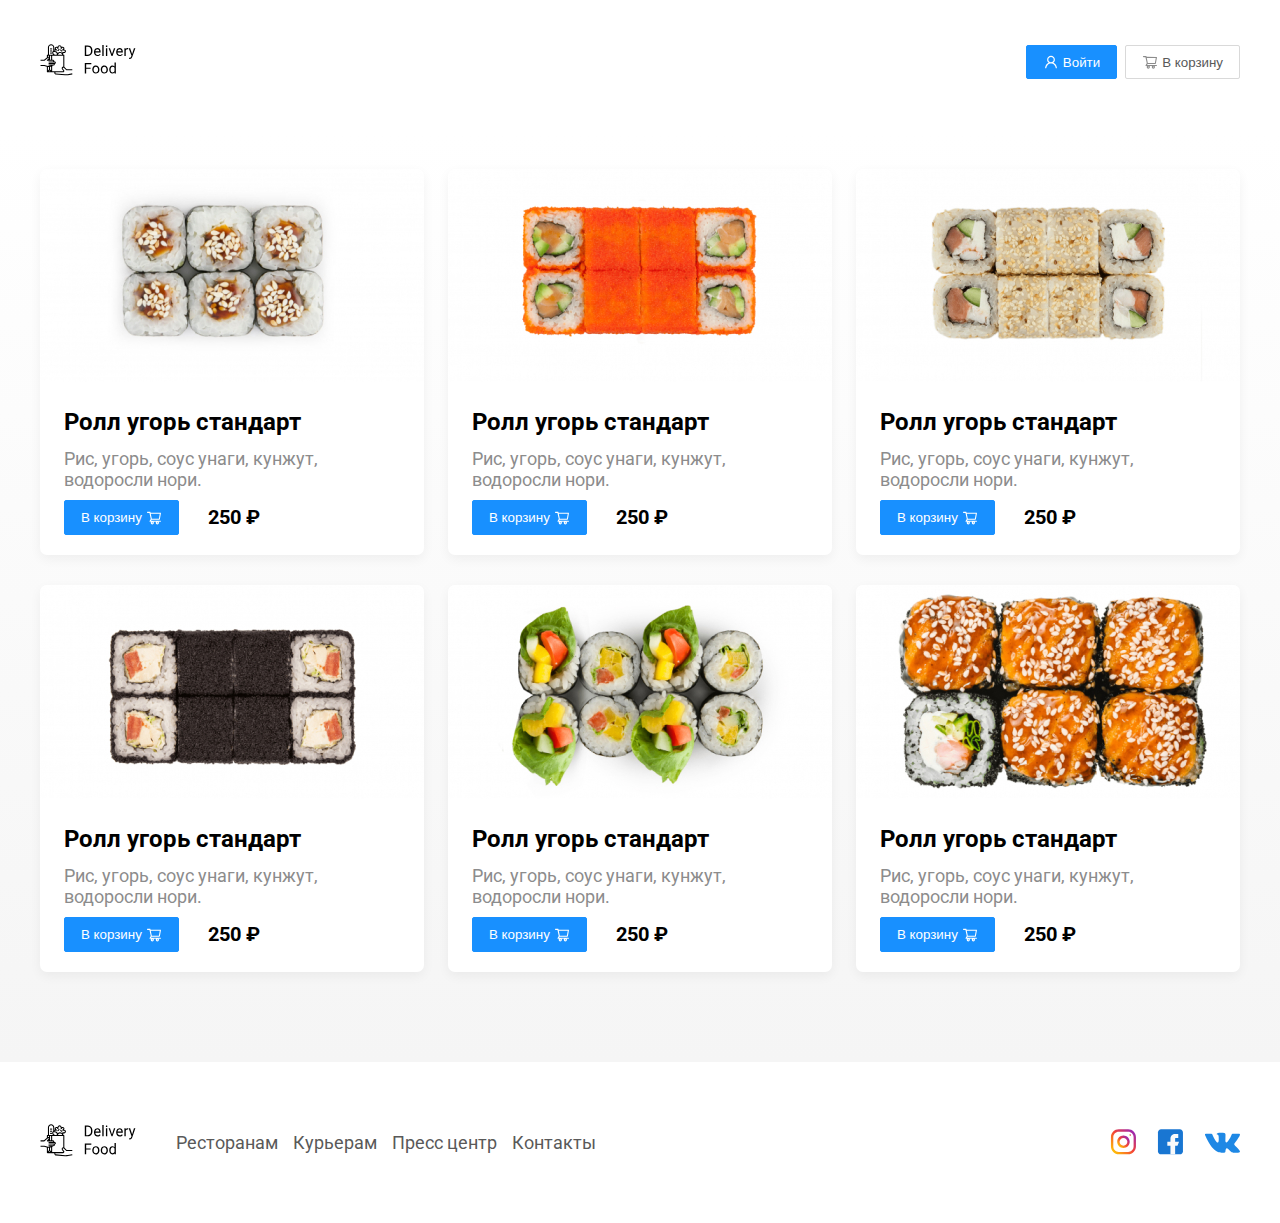
<file: goods.html>
<!DOCTYPE html>
<html lang="en">
<head>
   <meta charset="UTF-8">
   <meta name="viewport" content="width=device-width, initial-scale=1.0">
   <title> Delivery Food </title>
   <link rel="preconnect" href="https://fonts.googleapis.com">
   <link rel="preconnect" href="https://fonts.gstatic.com" crossorigin>
   <link href="https://fonts.googleapis.com/css2?family=Inter:wght@400;700&family=PT+Serif:wght@400;700&family=Roboto:wght@400;700&display=swap" rel="stylesheet">
   <link href="./css/style.css" rel="stylesheet">
   <script src="./scripts/index.js" defer></script>
</head>

<body>
   <div class="page-wrapper">
      <header class="header">
         <div class="container">
            <div class="header-box">
               <a class="header-logo logo" href="./index.html">
                  <img src="img/logo.svg" alt="Логотип Delivery">
               </a>

               <div class="header-controls">
                  <button class="btn btn-primary">
                     <img src="./img/icons/user.svg" alt="Войти">
                     Войти
                  </button>

                  <button class="btn btn-outline"  id="cart-button">
                     <img src="./img/icons/shopping-cart.svg" alt="Корзина">
                     В корзину
                  </button>
               </div>
            </div>
         </div>
      </header>
   

      <main class="main">
         <section class="products">
            <div class="container">
               <div class="products-wrapper">
                  <div class="products-card">
                     <div class="products-card__image">
                        <img src="./img/goods/produstc11.jpg" alt="Пицца плюс">
                     </div>

                     <div class="products-card__description">
                        <div class="products-card__description-row">
                           <h5 class="products-card__description--name"> Ролл угорь стандарт </h5>
                        </div>

                        <div class="products-card__description-row">
                           <p class="products-card__description--text"> Рис, угорь, соус унаги, кунжут, водоросли нори. </p>
                        </div>

                        <div class="products-card__description-row">
                           <div class="products-card__description-controls">
                              <button class="btn btn-primary">
                                 В корзину
                                 <img src="./img/icons/shopping-cart-goods.svg" alt="В Корзину">
                              </button>
                              <span class="products-card__description-controls--price"> 250 ₽ </span>
                           </div>
                        </div>
                     </div>
                  </div>


                  <div class="products-card">
                     <div class="products-card__image">
                        <img src="./img/goods/products12.jpg" alt="Пицца плюс">
                     </div>
                     
                     <div class="products-card__description">
                        <div class="products-card__description-row">
                           <h5 class="products-card__description--name"> Ролл угорь стандарт </h5>
                        </div>

                        <div class="products-card__description-row">
                           <p class="products-card__description--text"> Рис, угорь, соус унаги, кунжут, водоросли нори. </p>
                        </div>

                        <div class="products-card__description-row">
                           <div class="products-card__description-controls">
                              <button class="btn btn-primary">
                                 В корзину
                                 <img src="./img/icons/shopping-cart-goods.svg" alt="В Корзину">
                              </button>
                              <span class="products-card__description-controls--price"> 250 ₽ </span>
                           </div>
                        </div>
                     </div>
                  </div>


                  <div class="products-card">
                     <div class="products-card__image">
                        <img src="./img/goods/products13.jpg" alt="Пицца плюс">
                     </div>

                     <div class="products-card__description">
                        <div class="products-card__description-row">
                           <h5 class="products-card__description--name"> Ролл угорь стандарт </h5>
                        </div>

                        <div class="products-card__description-row">
                           <p class="products-card__description--text"> Рис, угорь, соус унаги, кунжут, водоросли нори. </p>
                        </div>

                        <div class="products-card__description-row">
                           <div class="products-card__description-controls">
                              <button class="btn btn-primary">
                                 В корзину
                                 <img src="./img/icons/shopping-cart-goods.svg" alt="В Корзину">
                              </button>
                              <span class="products-card__description-controls--price"> 250 ₽ </span>
                           </div>
                        </div>
                     </div>
                  </div>


                  <div class="products-card">
                     <div class="products-card__image">
                        <img src="./img/goods/products14.jpg" alt="Пицца плюс">
                     </div>

                     <div class="products-card__description">
                        <div class="products-card__description-row">
                           <h5 class="products-card__description--name"> Ролл угорь стандарт </h5>
                        </div>

                        <div class="products-card__description-row">
                           <p class="products-card__description--text"> Рис, угорь, соус унаги, кунжут, водоросли нори. </p>
                        </div>

                        <div class="products-card__description-row">
                           <div class="products-card__description-controls">
                              <button class="btn btn-primary">
                                 В корзину
                                 <img src="./img/icons/shopping-cart-goods.svg" alt="В Корзину">
                              </button>
                              <span class="products-card__description-controls--price"> 250 ₽ </span>
                           </div>
                        </div>
                     </div>
                  </div>


                  <div class="products-card">
                     <div class="products-card__image">
                        <img src="./img/goods/products15.jpg" alt="Пицца плюс">
                     </div>

                     <div class="products-card__description">
                        <div class="products-card__description-row">
                           <h5 class="products-card__description--name"> Ролл угорь стандарт </h5>
                        </div>

                        <div class="products-card__description-row">
                           <p class="products-card__description--text"> Рис, угорь, соус унаги, кунжут, водоросли нори. </p>
                        </div>

                        <div class="products-card__description-row">
                           <div class="products-card__description-controls">
                              <button class="btn btn-primary">
                                 В корзину
                                 <img src="./img/icons/shopping-cart-goods.svg" alt="В Корзину">
                              </button>
                              <span class="products-card__description-controls--price"> 250 ₽ </span>
                           </div>
                        </div>
                     </div>
                  </div>


                  <div class="products-card">
                     <div class="products-card__image">
                        <img src="./img/goods/products16.jpg" alt="Пицца плюс">
                     </div>

                     <div class="products-card__description">
                        <div class="products-card__description-row">
                           <h5 class="products-card__description--name"> Ролл угорь стандарт </h5>
                        </div>

                        <div class="products-card__description-row">
                           <p class="products-card__description--text"> Рис, угорь, соус унаги, кунжут, водоросли нори. </p>
                        </div>

                        <div class="products-card__description-row">
                           <div class="products-card__description-controls">
                              <button class="btn btn-primary">
                                 В корзину
                                 <img src="./img/icons/shopping-cart-goods.svg" alt="В Корзину">
                              </button>
                              <span class="products-card__description-controls--price"> 250 ₽ </span>
                           </div>
                        </div>
                     </div>
                  </div>
               </div>
            </div>
         </section>
      </main>

      <!-- модалка: -->
      <div class="cart-modal__overlay">
         <div class="cart-modal">
            <div class="cart-modal__header">
               <h2 class="cart-modal__header-title"> Корзина </h2>
               <span class="cart-modal__header-close">
                  <img src="./img//icons/close.svg" alt="Кнопка закрытия">
               </span>
            </div>

            <div class="cart-modal__body">
               <div class="cart-item">
                  <p class="cart-item__title"> Ролл угорь стандарт </p>
                  <div class="cart-item__controls">
                     <div class="cart-item__controls-price"> 250 ₽ </div>
                     <button class="btn btn-outline"> - </button>
                     <span class="cart-item__controls-count"> 1 </span>
                     <button class="btn btn-outline"> + </button>
                  </div>
               </div>

               <div class="cart-item">
                  <p class="cart-item__title"> Ролл угорь стандарт </p>
                  <div class="cart-item__controls">
                     <div class="cart-item__controls-price"> 250 ₽ </div>
                     <button class="btn btn-outline"> - </button>
                     <span class="cart-item__controls-count"> 1 </span>
                     <button class="btn btn-outline"> + </button>
                  </div>
               </div>

               <div class="cart-item">
                  <p class="cart-item__title"> Ролл угорь стандарт </p>
                  <div class="cart-item__controls">
                     <div class="cart-item__controls-price"> 250 ₽ </div>
                     <button class="btn btn-outline"> - </button>
                     <span class="cart-item__controls-count"> 1 </span>
                     <button class="btn btn-outline"> + </button>
                  </div>
               </div>

               <div class="cart-item">
                  <p class="cart-item__title"> Ролл угорь стандарт </p>
                  <div class="cart-item__controls">
                     <div class="cart-item__controls-price"> 250 ₽ </div>
                     <button class="btn btn-outline"> - </button>
                     <span class="cart-item__controls-count"> 1 </span>
                     <button class="btn btn-outline"> + </button>
                  </div>
               </div>
            </div>

            <div class="cart-modal__footer">
               <div class="cart-modal__footer-price"> 1250 ₽ </div>
               <div class="cart-modal__footer-controls">
                  <button class="btn btn-primary"> Оформить заказ </button>
                  <button class="btn btn-outline"> Отмена</button>
               </div>
            </div>
         </div>
      </div>      
   

      <footer class="footer">
         <div class="container">
            <div class="footer-box">
               <a class="footer-logo logo" href="./index.html">
                  <img src="img/logo.svg" alt="Логоти Delivery">
               </a>

               <nav class="footer-nav">
                  <ul>
                     <li>
                        <a href="">Ресторанам</a>
                     </li>
                     <li>
                        <a href="">Курьерам</a>
                     </li>
                     <li>
                        <a href="">Пресс центр</a>
                     </li>
                     <li>
                        <a href="">Контакты</a>
                     </li>
                  </ul>
               </nav>

               <div class="footer-social">
                  <img src="./img/social/insta.svg" alt="instagram">
                  <img src="./img/social/fb.svg" alt="fb">
                  <img src="./img/social/vk.svg" alt="vk">
               </div>
            </div>
         </div>
      </footer>
   </div>
</body>
</html>
</file>
<file: css/style.css>
*{
   box-sizing: border-box;
}


body{
   margin: 0;
   padding: 0;
   font-family: Roboto;
   font-size: 18px;
   color: #595959;
   font-style: normal;
   font-weight: 400;
   line-height: normal;
}

h1, h2, h3, h4, h5, h6{
   margin: 0;
}

p{
   margin: 0;
   padding: 0;
}

a{
   text-decoration: none;
}


ul{
   margin: 0;
   padding: 0;
   list-style: none;
}

.container{
   width: 100%;
   height: 100%;
   max-width: 1230px;   /* 1200 + 2*15(padding) */
   margin: 0 auto;
   padding-left: 15px;
   padding-right: 15px;
}


.page-wrapper{
   min-height: 100vh;  /*  100% от вьюпорта(видимая часть браузера) по высоте */
   display: flex;
   flex-direction: column;
}


.btn{
   display: flex;
   padding: 8px 16px;
   align-items: center;
   gap: 4px;
   border-radius: 2px;
   border: 1px solid transparent;
   outline: none;
   cursor: pointer;
}


.btn-primary{
   color: #ffffff;
   border-color: #1890FF;
   background-color:  #1890FF;
}


.btn-outline{
   color: #595959;
   border-color: #D9D9D9;
   background-color:  #FFF;
}


.logo{
   max-width: 100px;
}


.logo img{
   width: 100%;
}


.header {
   min-height: 124px;
   display: flex;
   align-items: center;
  
}


.header-box{
   height: 100%;
   display: flex;
   justify-content: space-between;
   align-items: center;
}


.header-controls{
   display: flex;
   align-items: center;
   justify-content: flex-end; /* элемент прижмется к правому краю */
   gap: 8px;
}


.main {
   flex-grow: 1;
   background: linear-gradient(180deg, rgba(245, 245, 245, 0.00) 1.04%, #F5F5F5 100%);
}


.banner{
   margin-bottom: 56px;
}


.banner-item{
   min-height: 300px;
   background-image: url(./img/banner.png);
   background-repeat: no-repeat;
   background-size: contain;
   padding: 66px;
   background-position: center right; /* повертикли centr, по горизонтали справа */
   background-color: #FFF1B8;
   border-radius: 10px;
}

.banner-item-title{
   max-width: 50%;
   margin-bottom: 15px;
   color: #302C34;
   font-size: 39px;
   font-weight: 700;
}


.banner-item-subtitle{
   max-width: 50%;
   color: #302C34;
   font-size: 24px;
   font-weight: 400;
}


.products {
}


.products-header {
   display: flex;
   justify-content: space-between;
   align-items: center;
   flex-wrap: wrap;
   gap: 24px;
}


.products-header-title {
   color: #000;
   font-size: 36px;
   font-weight: 700;
}


.products-header-search {
   min-width: 306px;
   height: 34px;
   padding: 8px 10px;
   border-radius: 2px;
   border: 1px solid  #D9D9D9;
   background-color:  #FFFFFF;
   outline: none;
}


.products-header-search:focus {
   outline: none;
   border: none;
}


.products-header-search::placeholder {
   color: #BFBFBF;
}


.products-wrapper{
   display: flex;
   flex-wrap: wrap;
   row-gap: 30px;
   column-gap: 24px;
   margin-top: 45px;
   margin-bottom: 90px;
}


.products-card {
   width:  calc((100% - 48px) / 3);  /* здесь  48px = 24px(gap) * 2 */ 
   border-radius: 7px;
   background: #FFFFFF;
   box-shadow: 0px 4px 12px 0px rgba(0, 0, 0, 0.05);
   overflow: hidden;  /* та часть картинки котрая не вместится в блок, обрежется */
}


.products-card__image {
   width: 100%;
}

.products-card__image img{
   width: 100%;
}


.products-card__description {
   padding: 20px 24px;
}


.products-card__description-row{
   display: flex;
   justify-content: space-between;
   align-items: center;
}

.products-card__description-row:not(:last-child){
   margin-bottom: 10px;
}



.products-card__description--title{
   color: #000000;
   font-size: 24px;
   font-weight: 700;
   line-height: 32px;
}


.products-card__description--beidge{
   padding: 0 8px;
   font-size: 12px;
   line-height: 20px;
   border-radius: 2px;
   background-color: #262626;
   color: #FFFFFF;
}


.products-card__description-info {
   display: flex;
   justify-content: flex-start;
   align-items: center;
   row-gap: 8px;
   column-gap: 25px;
   flex-wrap: wrap;
   line-height: 32px;
   color: #8C8C8C;

}

.products-card__description-info--rating {
   color: #FFC107;
   font-weight: 700;
 
}

.products-card__description-info--price {


}

.products-card__description-info--group {
   position: relative;

}


.products-card__description-info--group::before { /* псевдоэлемент точка */
   content: "";
   position: absolute;
   display: block;
   top: 14px;
   left: -14px;
   width: 5px;
   height: 5px;
   border-radius: 50%;
   background-color: #8C8C8C;
}  

.products-card__description--name{
   color: #000000;
   font-size: 24px;  
   line-height: 32px; 
}


.products-card__description--text{

   color: #8C8C8C;

}

.products-card__description-controls{
   display: flex;
   justify-content: flex-start;
   align-items: center;
   flex-wrap: wrap;
   row-gap: 10px;
   column-gap: 29px;


}

.products-card__description-controls--price{
   color: #000000;
   font-size: 20px;
   font-weight: 700;
   line-height: 32px; 
}



.cart-modal__overlay {  /* оверлей-область котрая окружает модалку */ 
   display: none;
   position: fixed;
   top: 0;
   bottom: 0;
   right: 0;
   left: 0;
   justify-content: center;
   align-items: center;
   background-color: rgba(0, 0, 0, 0.40);
}

.cart-modal__overlay.open{
   display: flex;
} 

.cart-modal {
   max-width: 780px;
   width: 100%;
   padding: 40px;
   background-color: #FFFFFF;
   border-radius: 5px;
}

.cart-modal__header {
   display: flex;
   justify-content: space-between;
   align-items: center;
   margin-bottom: 48px;
}

.cart-modal__header-title{
   color: #000000;
   font-size: 36px;
   font-weight: 700;
}

.cart-modal__header-close{
   cursor: pointer;
}

.cart-modal__body{
   margin-bottom: 60px;
}

.cart-item {
   display: flex;
   justify-content: space-between;
   align-items: center;
   flex-wrap: wrap;
   gap: 10px;
   color: #000000;
}

.cart-item:not(:last-child) {
   padding: 5px 0;
   margin-bottom: 10px;
   border-bottom: 1px solid #D9D9D9;
}

.cart-item__title {
   line-height: 32px;
}

.cart-item__controls {
   display: flex;
   align-items: center;
   /* gap: 48px; */

}

.cart-item__controls-price {
   margin-right: 45px;
   font-size: 20px;
   font-weight: 700;
   line-height: 32px; 
}

.cart-item__controls button{
   border-radius: 2px;
   border: 1px solid #40A9FF;
   background-color: #FFFFFF;
   color: #40A9FF;
}

.cart-item__controls-count {
   margin-left: 15px;
   margin-right: 15px;
   font-size: 16px;
   font-weight: 400;
   line-height: 24px

}

.cart-modal__footer {
   display: flex;
   justify-content: space-between;
   align-items: center;
   flex-wrap: wrap;
   row-gap: 10px;
}

.cart-modal__footer-price{
   padding: 5px 20px;
   border-radius: 5px;
   background-color: #262626;
   color: #FAFAFA;
   font-size: 20px;
   font-weight: 700;

}

.cart-modal__footer-controls{
   display: flex;
   gap: 10px;
}


.footer{
   min-height: 156px;
   display: flex;
   align-items: center;
   padding: 60px 0;
}

.footer-box {
   height: 100%;
   display: flex;
   justify-content: space-between;
   align-items: center;
   gap: 36px;
   flex-wrap: wrap;
}

.footer-nav {
   flex-grow: 1;
   
}

.footer-nav  ul{
   display: flex;
   gap: 15px;
   align-items: center;
   flex-wrap: wrap;
}

.footer-nav  ul li a{
   color: #595959;
}

.footer-social {
   display: flex;
   gap: 21px;
   align-items: center;
   justify-content: flex-end;  /* флекс эемент прижмется к правому краю */
}




@media (max-width: 991px) {

   .banner-item-title{
      max-width: 100%;
   }
   
   .banner-item-subtitle{
      max-width: 100%;
   }

   .banner-item{
      background-image: none;
   }

   .products-card {
      width:  calc((100% - 24px) / 2);  /*24px это gap  */ 
   }
}


@media (max-width: 768px) {

   .products-card {
      width:  100%; 
   }
}
</file>
